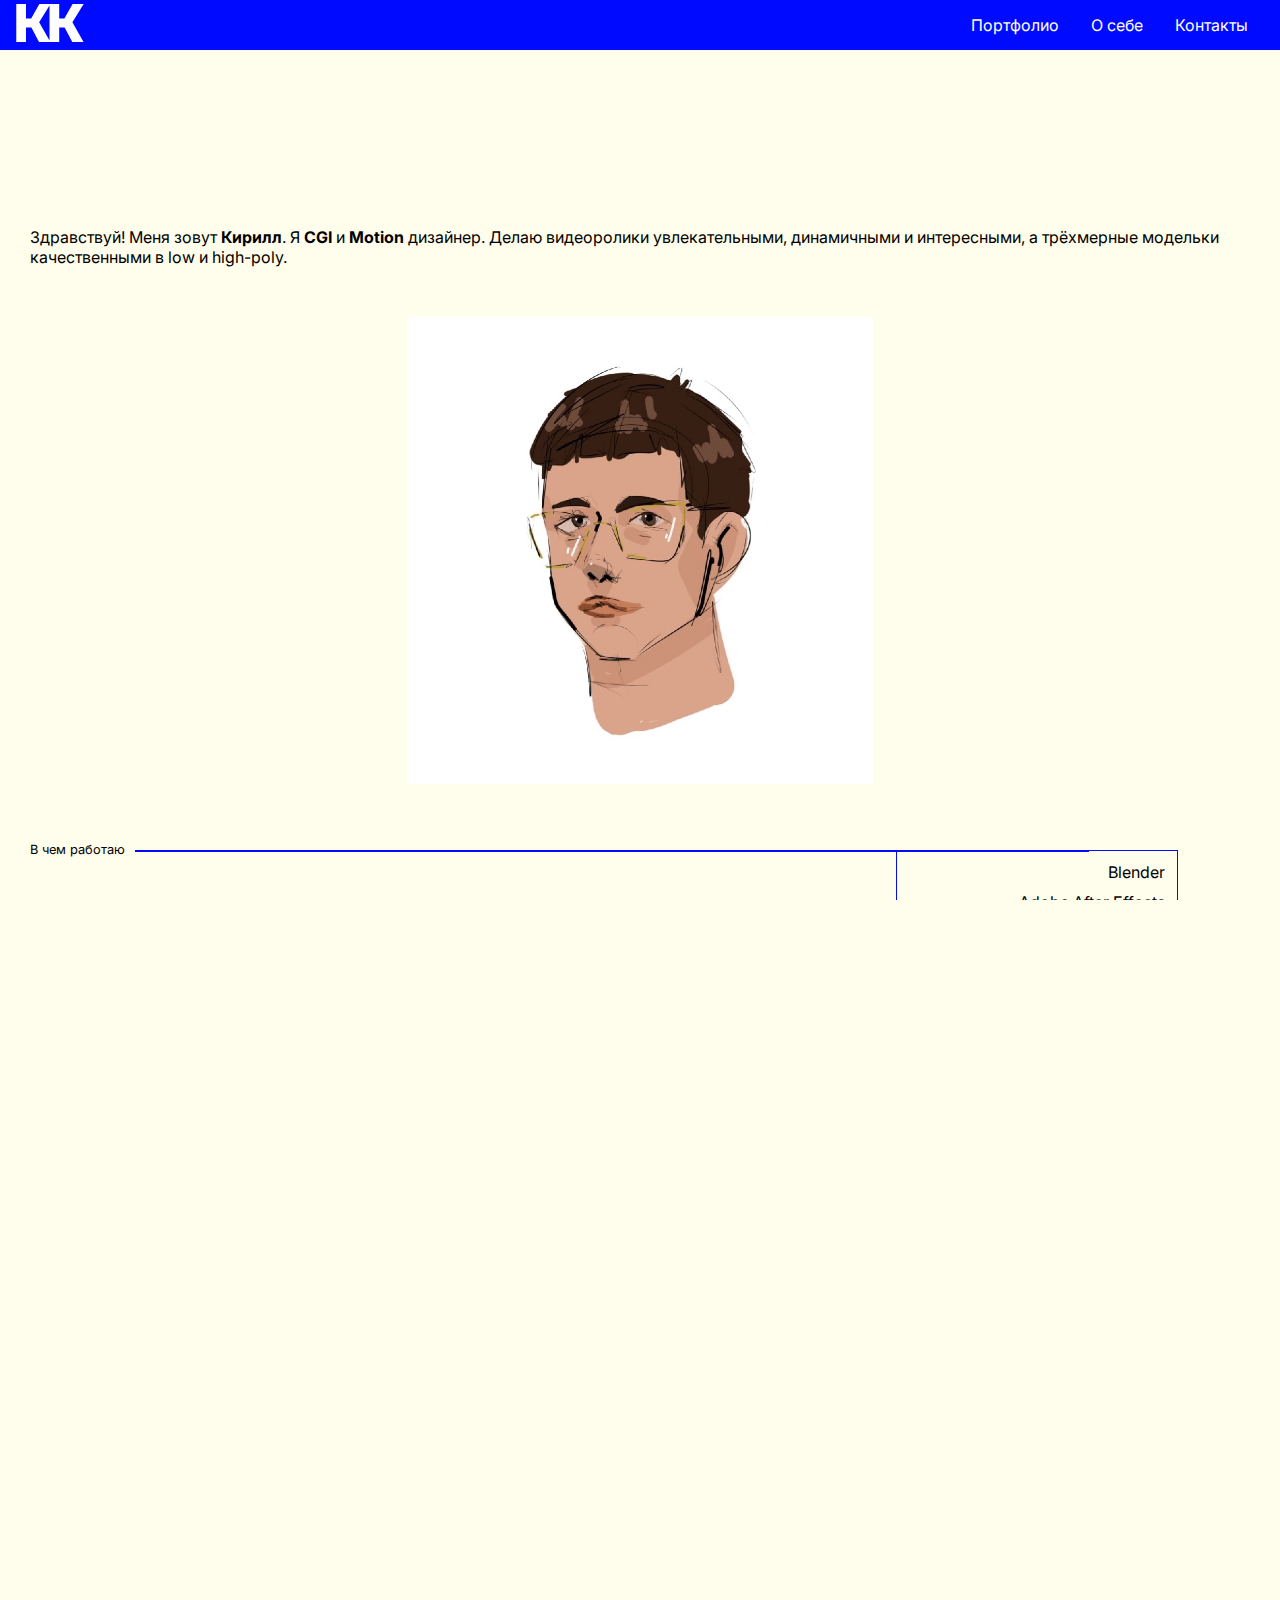
<file: about.html>
<!doctype html>
<html lang="ru">
<head>
  <meta charset="utf-8" />
  <title>About</title>
  <link rel="apple-touch-icon" sizes="180x180" href="img/for about/apple-touch-icon.png">
  <link rel="icon" type="image/png" sizes="32x32" href="img/for about/favicon-32x32.png">
  <link rel="icon" type="image/png" sizes="16x16" href="img/for about/favicon-16x16.png">
  <link rel="manifest" href="img/for about/site.webmanifest">
  <link rel="stylesheet" href="style.css"/>
  <link rel="stylesheet" href="https://cdnjs.cloudflare.com/ajax/libs/font-awesome/4.7.0/css/font-awesome.min.css">
</head>
<body>
<meta name="viewport" content="width=device-width, initial-scale=1">
<section class="topnav">
  <div>
    <a href="index.html">
      <svg width="68" height="38" viewBox="0 0 501 282" fill="white" xmlns="http://www.w3.org/2000/svg">
        <path fill="white" fill-rule="evenodd" clip-rule="evenodd" d="M72.1836 281.525V174.568H112.342L169.201 281.525H246.936H252.699H318.903V174.568H359.062L415.921 281.525H499.419L416.716 134.806L500.214 0.0159912H418.306L357.472 108.166H318.903V0.0159912H253.495H246.936H171.587L110.752 108.166H72.1836V0.0159912H0.21582V281.525H72.1836ZM246.936 10.6043L169.996 134.806L246.936 271.3V10.6043Z" fill="black"/>
      </svg>
    </a>
  </div>
  <input id="menu-toggle" type="checkbox" />
  <label class='menu-button-container' for="menu-toggle">
  <div class='menu-button'></div>
</label>
  <ul class="menu">
    <li><a href="portfolio.html">Портфолио</a></li>
    <li><a href="about.html">О себе</a></li>
    <li><a href="contacts.html">Контакты</a></li>
  </ul>
</section>
<div class="marquee" style="margin-top: 100px;"><span>О себе</span></div>
<div class="aboutmetext"><h1>Здравствуй! Меня зовут <b>Кирилл</b>. Я <b>CGI</b> и <b>Motion</b> дизайнер. Делаю видеоролики увлекательными, динамичными и интересными, а трёхмерные модельки качественными в low и high-poly.</h1></div>
<div class="aboutmephoto"><img src="img/for about/me.jpg"></div>
<div class="aboutmetools"><h1>В чем работаю</h1></div>
<div class="aboutmetoolsdescription">
    <div class="aboutmetoolsdescriptionborder">
        <h1>Blender</h1>
        <h1>Adobe After Effects</h1>
        <h1>Adobe Premiere Pro</h1>
        <h1>Maya</h1>
        <h1>Figma</h1>
        <h1>И другие программы пакета Adobe</h1>
    </div>
</div>
<div class="aboutmeworks"><h1>Берусь за</h1></div>
<div class="aboutmeworksdescription">
    <div class="aboutmeworksdescriptionborder">
        <h1>Инфографику</h1>
        <h1>Рекламные видеоролики</h1>
        <h1>Анимация</h1>
        <h1>CGI</h1>
        <h1>Трехмерные модели и ассеты</h1>
        <h1>Короткометражные мультфильмы</h1>
    </div>
</div>
<div class="aboutmecontact">
    <h1>Достучаться до меня ты можешь <a href="contacts.html">тут</a></h1>
</div>

<br><br><br><br>
<footer>
<div class="footer">
<div class="row">
  <a href="https://vk.com/zxlzurabunnninibbqq"><i class="fa fa-vk"></i></a>
  <a href="https://t.me/zxlbbqq"><i class="fa fa-telegram"></i></a>
  <a href="https://instagram.com/zxlbbqq?igshid=OGQ5ZDc2ODk2ZA=="><i class="fa fa-instagram"></i></a>
  <a href="https://github.com/zxlbbqq?tab=repositories"><i class="fa fa-github"></i></a>
</div>

<div class="row">
Kuralov Kirill Copyright © 2024 - All rights reserved
</div>
<div class="row">
    Designed by Kuralov Kirill 
</div>
</div>
</footer>
<script src="script.js"></script>
</body>
</html>
</file>
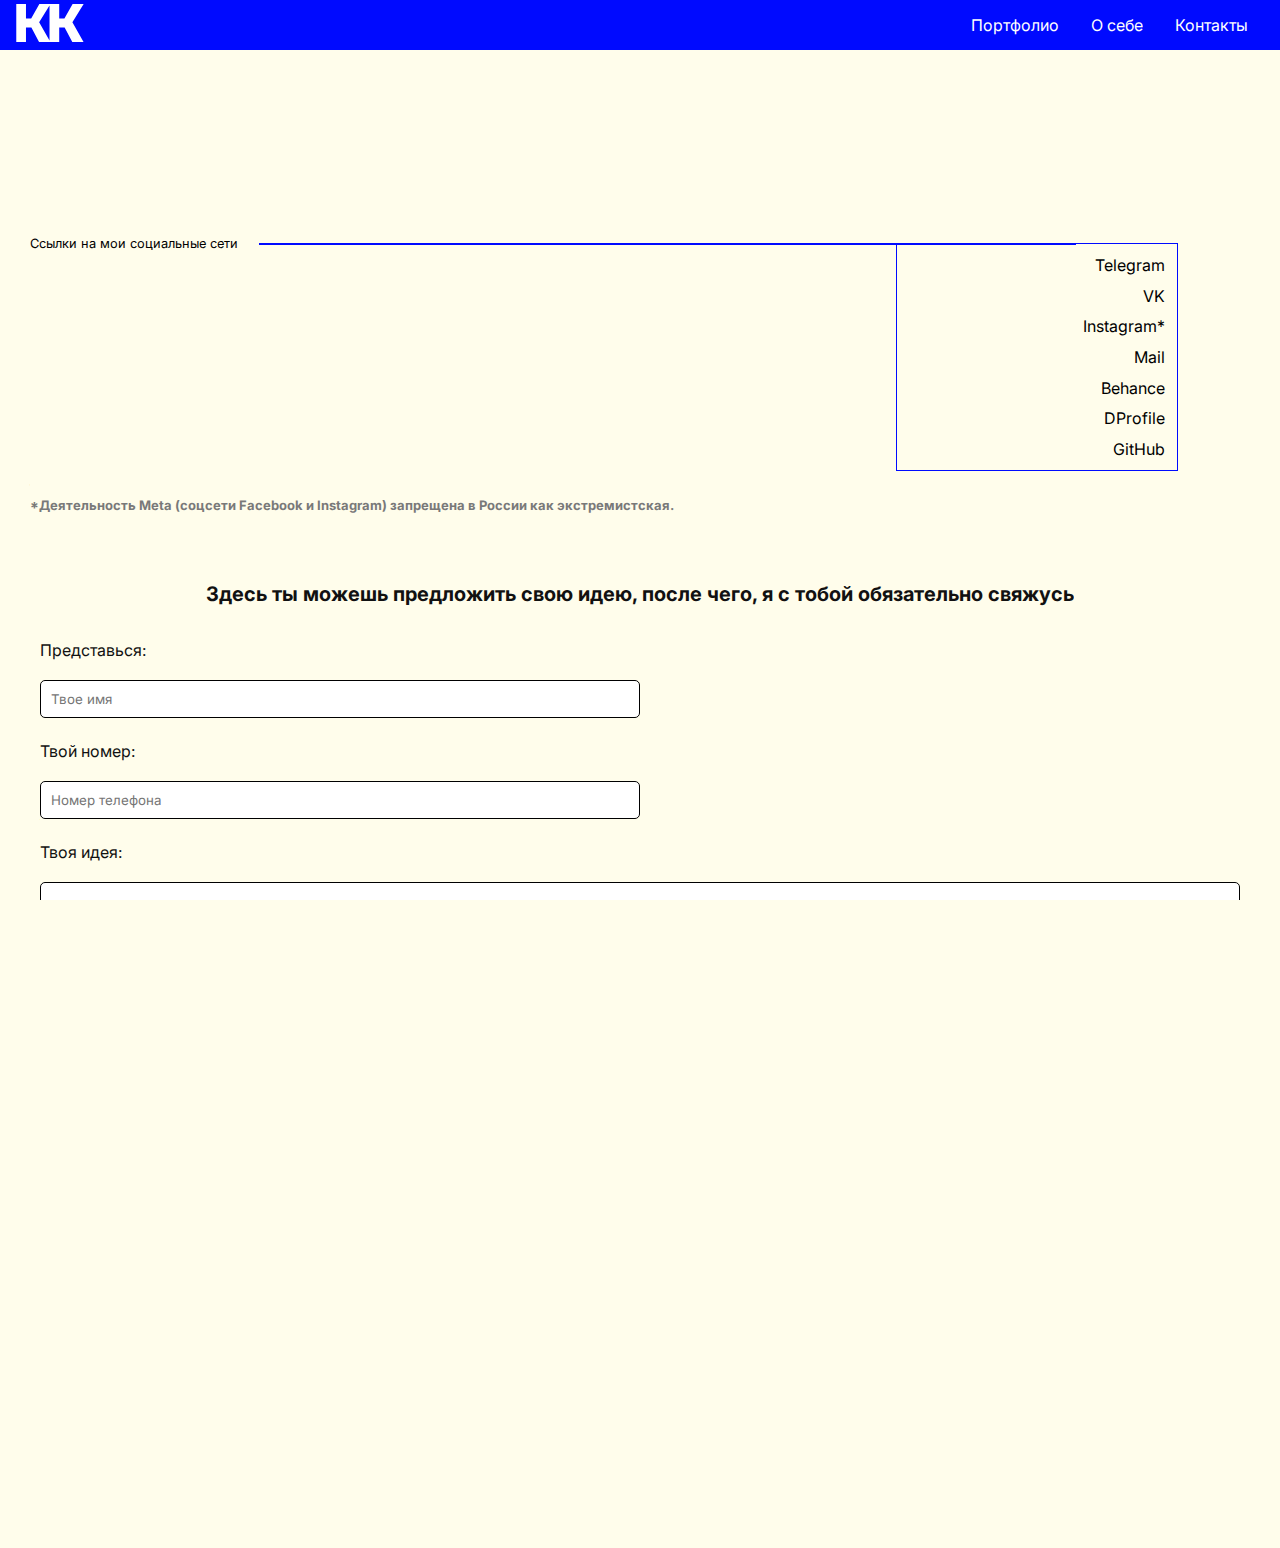
<file: contacts.html>
<!doctype html>
<html lang="ru">
<head>
  <meta charset="utf-8" />
  <title>Contacts</title>
  <link rel="apple-touch-icon" sizes="180x180" href="img/for about/apple-touch-icon.png">
  <link rel="icon" type="image/png" sizes="32x32" href="img/for about/favicon-32x32.png">
  <link rel="icon" type="image/png" sizes="16x16" href="img/for about/favicon-16x16.png">
  <link rel="manifest" href="img/for about/site.webmanifest">
  <link rel="stylesheet" href="style.css"/>
  <link rel="stylesheet" href="https://cdnjs.cloudflare.com/ajax/libs/font-awesome/4.7.0/css/font-awesome.min.css">
</head>
<body>
<meta name="viewport" content="width=device-width, initial-scale=1">
  <section class="topnav">
    <div>
      <a href="index.html">
        <svg width="68" height="38" viewBox="0 0 501 282" fill="white" xmlns="http://www.w3.org/2000/svg">
          <path fill="white" fill-rule="evenodd" clip-rule="evenodd" d="M72.1836 281.525V174.568H112.342L169.201 281.525H246.936H252.699H318.903V174.568H359.062L415.921 281.525H499.419L416.716 134.806L500.214 0.0159912H418.306L357.472 108.166H318.903V0.0159912H253.495H246.936H171.587L110.752 108.166H72.1836V0.0159912H0.21582V281.525H72.1836ZM246.936 10.6043L169.996 134.806L246.936 271.3V10.6043Z" fill="black"/>
        </svg>
      </a>
    </div>
    <input id="menu-toggle" type="checkbox" />
    <label class='menu-button-container' for="menu-toggle">
    <div class='menu-button'></div>
  </label>
    <ul class="menu">
      <li><a href="portfolio.html">Портфолио</a></li>
      <li><a href="about.html">О себе</a></li>
      <li><a href="contacts.html">Контакты</a></li>
    </ul>
  </section>

  <div class="marquee" style="margin-top: 100px;"><span>Контакты</span></div>
  <div class="contactssocialmedia"><h1>Ссылки на мои социальные сети</h1></div>
  <div class="contactssocialmediadescription">
      <div class="contactssocialmediadescriptionborder">
          <h1><a href="https://t.me/zxlbbqq">Telegram</a></h1>
          <h1><a href="https://vk.com/zxlzurabunnninibbqq">VK</a></h1>
          <h1><a href="https://instagram.com/zxlbbqq?igshid=OGQ5ZDc2ODk2ZA==">Instagram*</a></h1>
          <h1><a href="mailto:zxlbbqq@mail.ru">Mail</a></h1>
          <h1><a href="https://www.behance.net/zxlbbqq">Behance</a></h1>
          <h1><a href="https://dprofile.ru/zxlbbqq">DProfile</a></h1>
          <h1><a href="https://github.com/zxlbbqq?tab=repositories">GitHub</a></h1>
      </div>
  </div>
  <div class="zapret"><h3>*Деятельность Meta (соцсети Facebook и Instagram) запрещена в России как экстремистская.</h3></div>


  <form method="post" class="form" id="feedback-form">
    <h2>Здесь ты можешь предложить свою идею, после чего, я с тобой обязательно свяжусь</h2>
    <div class="formsvyaz"><h2>Представься:</h2></div>
    <input
      type="text"
      id="name"
      name="name"
      class="name"
      placeholder="Твое имя"
      required
    />
    <div class="formsvyaz"><h2>Твой номер:</h2></div>
    <input
      type="phone"
      id="phone"
      name="phone"
      class="phonenumber"
      placeholder="Номер телефона"
      required
    />
    <div class="formsvyaz"><h2>Твоя идея:</h2></div>
    <input
      type="text"
      id="name"
      name="message"
      class="idea"
      placeholder="Тут должна быть твоя идея"
      required
    />
    <div class="formsvyaz"><h2>Комментарий или пожелание:</h2></div>
    <input
      type="text"
      id="name"
      name="comment"
      class="comment"
      placeholder="Например то, в какой стилистике должна быть выполнена данная работа, или какой ты хочешь её увидеть"
      required
    />
  
    <div onclick="clearForm()" class="caseforbtn"><input type="submit" value="Отправить" class="btn"/></div>
  </form>

<br><br><br><br>
<footer>
<div class="footer">
<div class="row">
  <a href="https://vk.com/zxlzurabunnninibbqq"><i class="fa fa-vk"></i></a>
  <a href="https://t.me/zxlbbqq"><i class="fa fa-telegram"></i></a>
  <a href="https://instagram.com/zxlbbqq?igshid=OGQ5ZDc2ODk2ZA=="><i class="fa fa-instagram"></i></a>
  <a href="https://github.com/zxlbbqq?tab=repositories"><i class="fa fa-github"></i></a>
</div>

<div class="row">
Kuralov Kirill Copyright © 2024 - All rights reserved
</div>
<div class="row">
    Designed by Kuralov Kirill 
</div>
</div>
</footer>
<script src="script.js"></script>
</body>
</html>
</file>
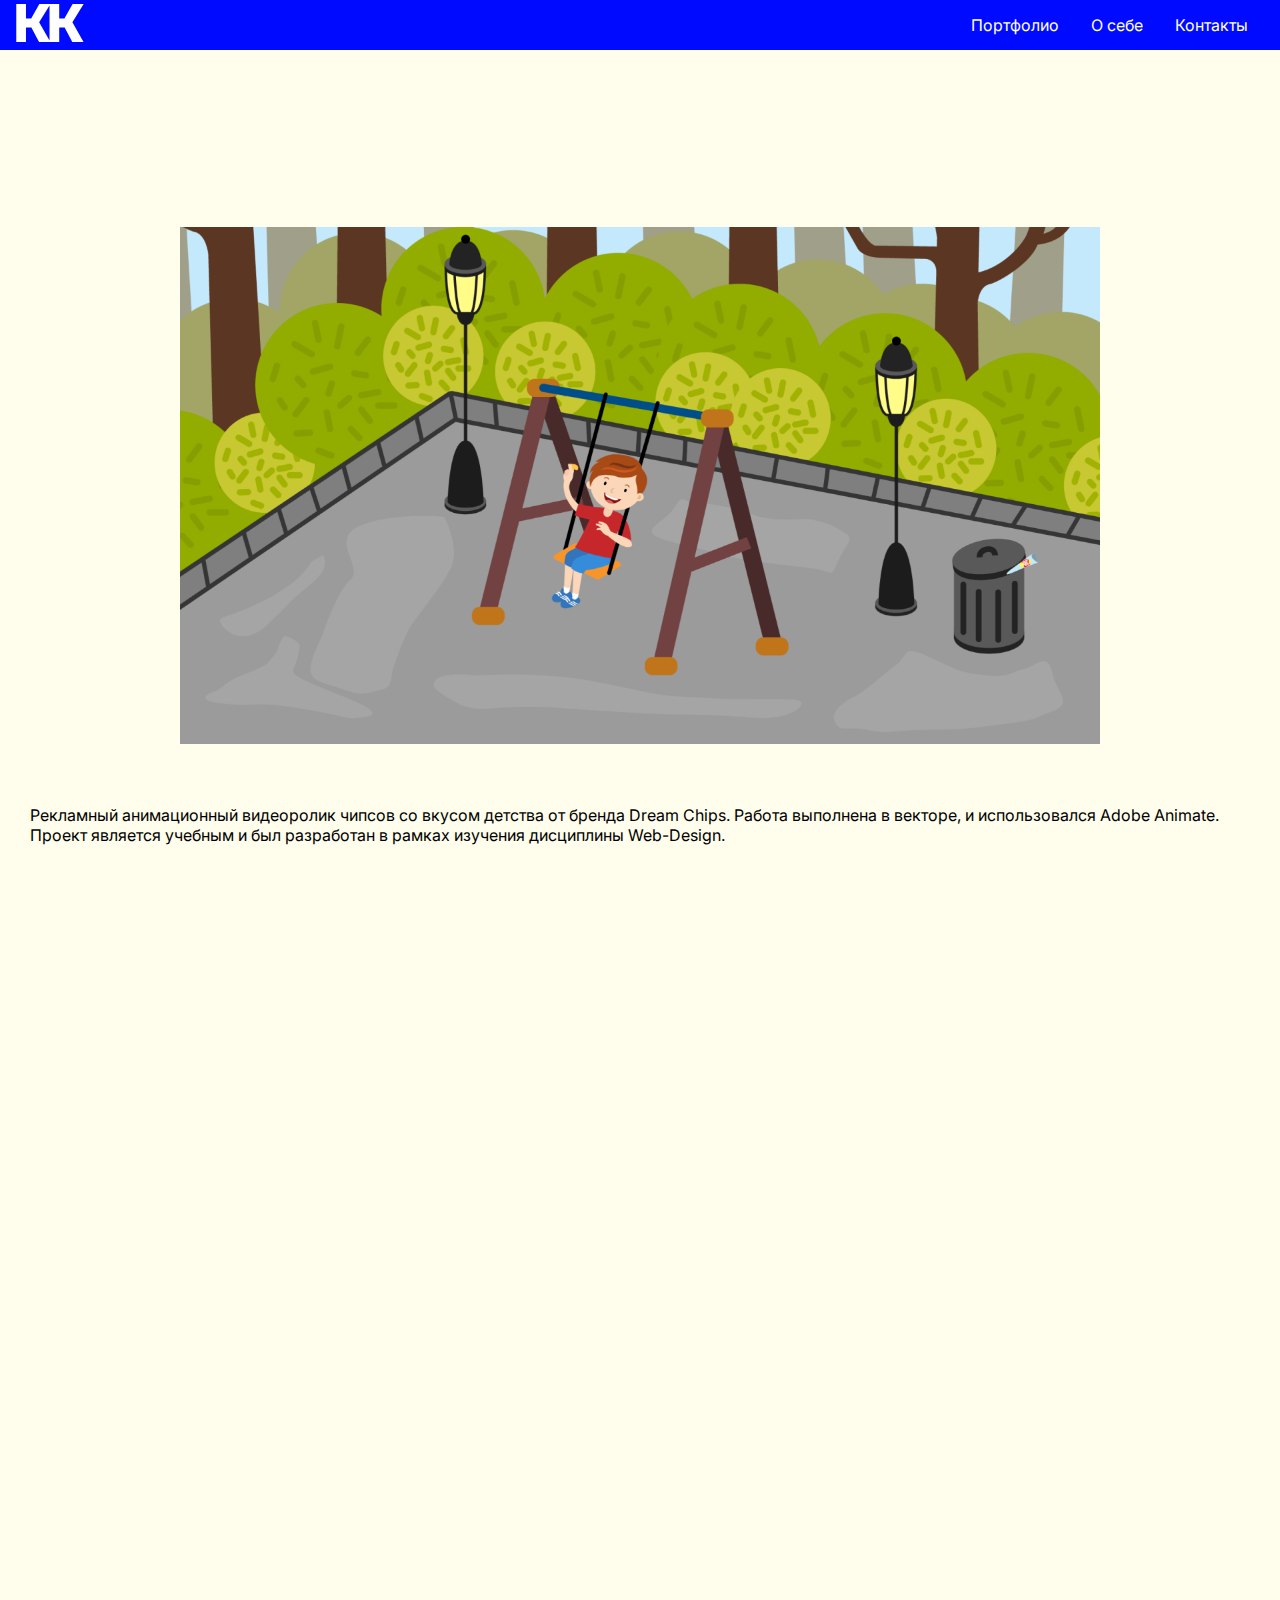
<file: Dream Chips.html>
<!doctype html>
<html lang="ru">
<head>
  <meta charset="utf-8" />
  <title>Dream Chips</title>
  <link rel="apple-touch-icon" sizes="180x180" href="img/for about/apple-touch-icon.png">
  <link rel="icon" type="image/png" sizes="32x32" href="img/for about/favicon-32x32.png">
  <link rel="icon" type="image/png" sizes="16x16" href="img/for about/favicon-16x16.png">
  <link rel="manifest" href="img/for about/site.webmanifest">
  <link rel="stylesheet" href="style.css"/>
  <link rel="stylesheet" href="https://cdnjs.cloudflare.com/ajax/libs/font-awesome/4.7.0/css/font-awesome.min.css">
</head>
<body>
<meta name="viewport" content="width=device-width, initial-scale=1">
<section class="topnav">
  <div>
    <a href="index.html">
      <svg width="68" height="38" viewBox="0 0 501 282" fill="white" xmlns="http://www.w3.org/2000/svg">
        <path fill="white" fill-rule="evenodd" clip-rule="evenodd" d="M72.1836 281.525V174.568H112.342L169.201 281.525H246.936H252.699H318.903V174.568H359.062L415.921 281.525H499.419L416.716 134.806L500.214 0.0159912H418.306L357.472 108.166H318.903V0.0159912H253.495H246.936H171.587L110.752 108.166H72.1836V0.0159912H0.21582V281.525H72.1836ZM246.936 10.6043L169.996 134.806L246.936 271.3V10.6043Z" fill="black"/>
      </svg>
    </a>
  </div>
  <input id="menu-toggle" type="checkbox" />
  <label class='menu-button-container' for="menu-toggle">
  <div class='menu-button'></div>
</label>
  <ul class="menu">
    <li><a href="portfolio.html">Портфолио</a></li>
    <li><a href="about.html">О себе</a></li>
    <li><a href="contacts.html">Контакты</a></li>
  </ul>
</section>
<div class="marquee" style="margin-top: 100px;"><span>Dream Chips</span></div>
<div class="mainimagecontainer">
  <div class="mainimage">
    <img src="img/Dream Chips/1.png">
  </div>
</div>
<div class="moreprojectdescription"><h1>Рекламный анимационный видеоролик чипсов со вкусом детства от бренда Dream Chips. Работа выполнена в векторе, и использовался Adobe Animate. Проект является учебным и был разработан в рамках изучения дисциплины Web-Design.</h1></div>
<div class="flexgridimages">
  <div class="imageprojectgrid">
    <div class="imageprojectone"> 
      <img src="img/Dream Chips/2.png">
    </div>
    <div class="imageprojecttwo"> 
      <img src="img/Dream Chips/3.png">
    </div>
    <div class="imageprojectthree"> 
      <img src="img/Dream Chips/4.png">
    </div>
    <div class="imageprojectfour"> 
      <img src="img/Dream Chips/5.png">
    </div>
  </div>
</div>
<div class="mpcontainer">
  <div class="moreprojecttools">
    <h1>В чем сделал</h1>
  </div>
    <div class="moreprojecttoolsdescription">
      <div class="moreprojecttoolsdescriptionborder">
          <h1>Photoshop</h1>
          <h1>Illustrator</h1>
          <h1>Adobe Animate</h1>
          <h1>Blender</h1>
          <h1>Figma</h1>
          <h1>Premiere Pro</h1>
      </div>
    </div>
</div>
<footer>
<div class="footer">
<div class="row">
  <a href="https://vk.com/zxlzurabunnninibbqq"><i class="fa fa-vk"></i></a>
  <a href="https://t.me/zxlbbqq"><i class="fa fa-telegram"></i></a>
  <a href="https://instagram.com/zxlbbqq?igshid=OGQ5ZDc2ODk2ZA=="><i class="fa fa-instagram"></i></a>
  <a href="https://github.com/zxlbbqq?tab=repositories"><i class="fa fa-github"></i></a>
</div>
<div class="row">
Kuralov Kirill Copyright © 2024 - All rights reserved
</div>
<div class="row">
    Designed by Kuralov Kirill 
</div>
</div>
</footer>
<script src="script.js"></script>
</body>
</html>
</file>
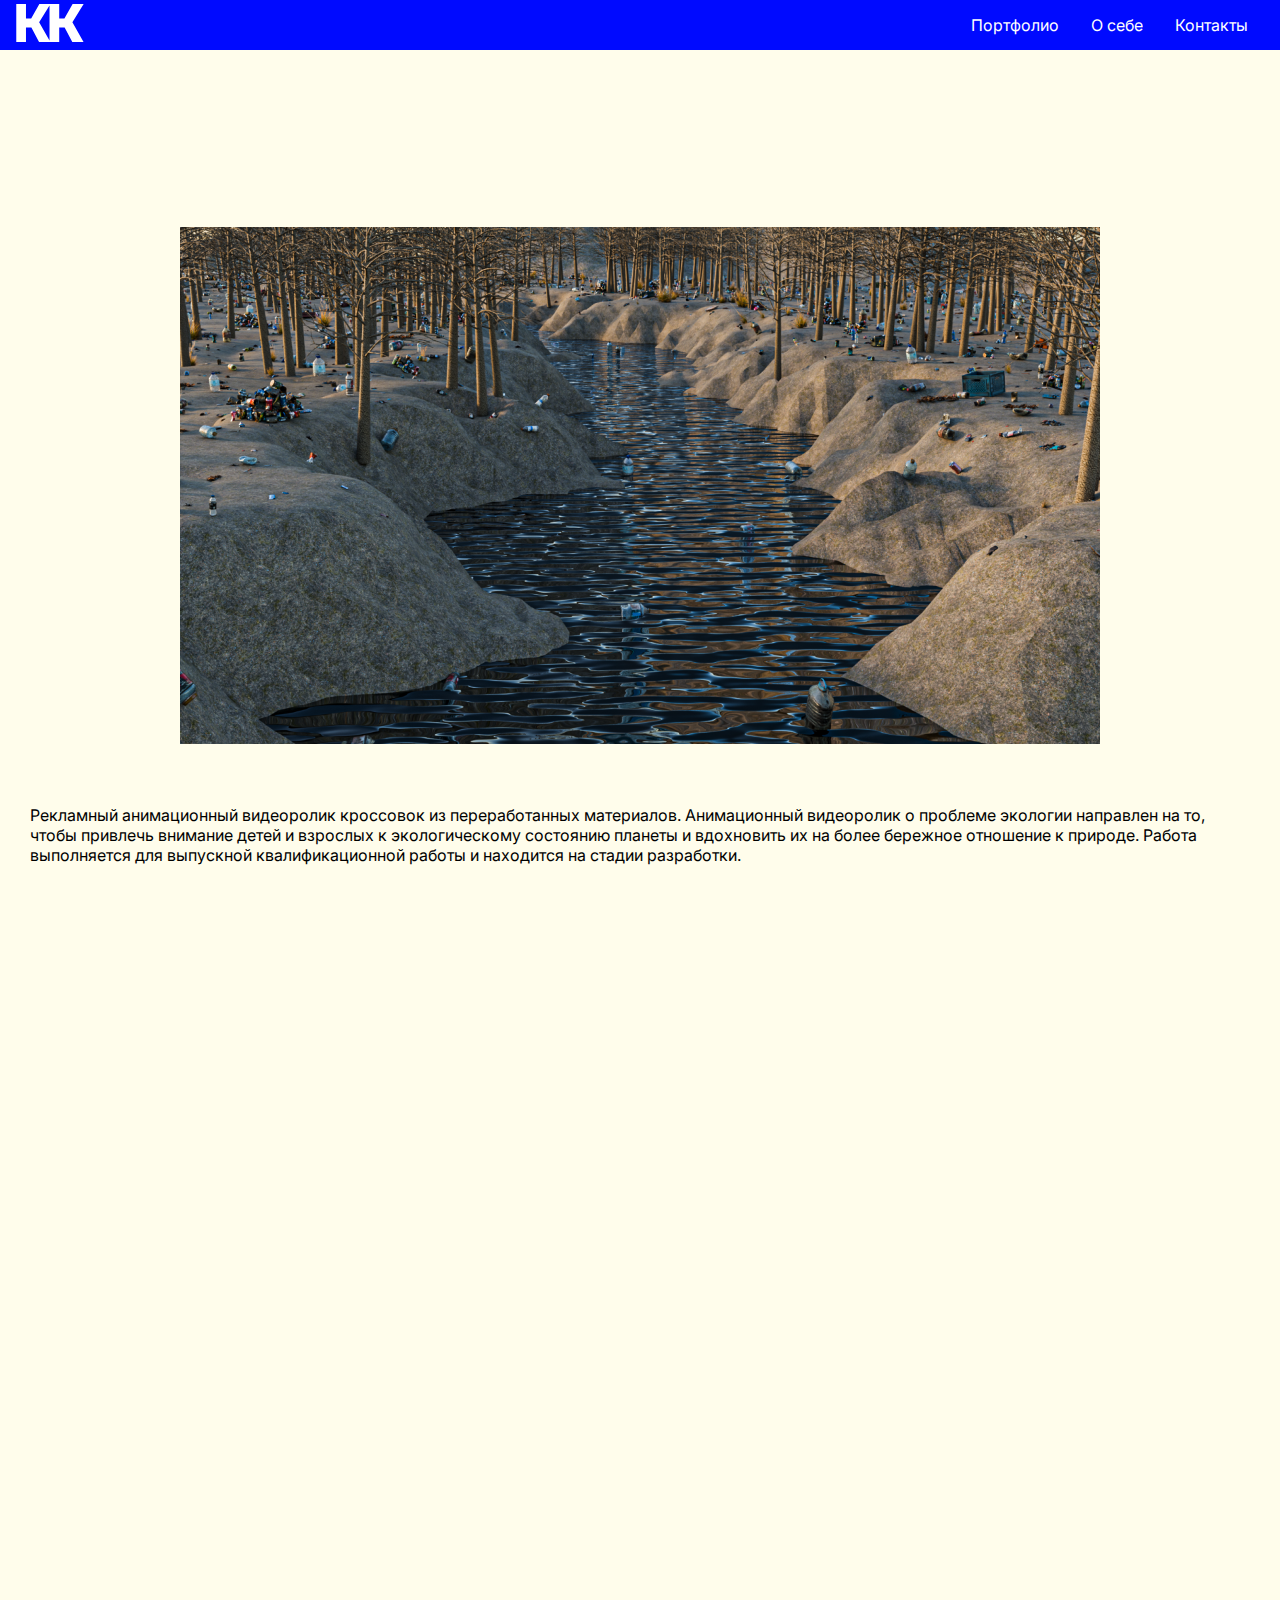
<file: Eco shoes.html>
<!doctype html>
<html lang="ru">
<head>
  <meta charset="utf-8" />
  <title>Рекламный видеоролик экологичных кроссовок</title>
  <link rel="apple-touch-icon" sizes="180x180" href="img/for about/apple-touch-icon.png">
  <link rel="icon" type="image/png" sizes="32x32" href="img/for about/favicon-32x32.png">
  <link rel="icon" type="image/png" sizes="16x16" href="img/for about/favicon-16x16.png">
  <link rel="manifest" href="img/for about/site.webmanifest">
  <link rel="stylesheet" href="style.css"/>
  <link rel="stylesheet" href="https://cdnjs.cloudflare.com/ajax/libs/font-awesome/4.7.0/css/font-awesome.min.css">
</head>
<body>
<meta name="viewport" content="width=device-width, initial-scale=1">
<section class="topnav">
  <div>
    <a href="index.html">
      <svg width="68" height="38" viewBox="0 0 501 282" fill="white" xmlns="http://www.w3.org/2000/svg">
        <path fill="white" fill-rule="evenodd" clip-rule="evenodd" d="M72.1836 281.525V174.568H112.342L169.201 281.525H246.936H252.699H318.903V174.568H359.062L415.921 281.525H499.419L416.716 134.806L500.214 0.0159912H418.306L357.472 108.166H318.903V0.0159912H253.495H246.936H171.587L110.752 108.166H72.1836V0.0159912H0.21582V281.525H72.1836ZM246.936 10.6043L169.996 134.806L246.936 271.3V10.6043Z" fill="black"/>
      </svg>
    </a>
  </div>
  <input id="menu-toggle" type="checkbox" />
  <label class='menu-button-container' for="menu-toggle">
  <div class='menu-button'></div>
</label>
  <ul class="menu">
    <li><a href="portfolio.html">Портфолио</a></li>
    <li><a href="about.html">О себе</a></li>
    <li><a href="contacts.html">Контакты</a></li>
  </ul>
</section>
<div class="marquee" style="margin-top: 100px;"><span>Рекламный видеоролик экологичных кроссовок</span></div>
<div class="mainimagecontainer">
  <div class="mainimage">
    <img src="img/Eco shoes/1.png">
  </div>
</div>
<div class="moreprojectdescription"><h1>Рекламный анимационный видеоролик кроссовок из переработанных материалов. Анимационный видеоролик о проблеме экологии направлен на то, чтобы привлечь внимание детей и взрослых к экологическому состоянию планеты и вдохновить их на более бережное отношение к природе. Работа выполняется для выпускной квалификационной работы и находится на стадии разработки.</h1></div>
<div class="flexgridimages">
  <div class="imageprojectgrid">
    <div class="imageprojectone"> 
      <img src="img/Eco shoes/2.png">
    </div>
    <div class="imageprojecttwo"> 
      <img src="img/Eco shoes/3.png">
    </div>
    <div class="imageprojectthree"> 
      <img src="img/Eco shoes/4.png">
    </div>
    <div class="imageprojectfour"> 
      <img src="img/Eco shoes/5.png">
    </div>
  </div>
</div>
<div class="mpcontainer">
  <div class="moreprojecttools">
    <h1>В чем сделал</h1>
  </div>
    <div class="moreprojecttoolsdescription">
      <div class="moreprojecttoolsdescriptionborder">
          <h1>Photoshop</h1>
          <h1>Illustrator</h1>
          <h1>After Effects</h1>
          <h1>Blender</h1>
          <h1>Figma</h1>
          <h1>Premiere Pro</h1>
      </div>
    </div>
</div>
<footer>
<div class="footer">
<div class="row">
  <a href="https://vk.com/zxlzurabunnninibbqq"><i class="fa fa-vk"></i></a>
  <a href="https://t.me/zxlbbqq"><i class="fa fa-telegram"></i></a>
  <a href="https://instagram.com/zxlbbqq?igshid=OGQ5ZDc2ODk2ZA=="><i class="fa fa-instagram"></i></a>
  <a href="https://github.com/zxlbbqq?tab=repositories"><i class="fa fa-github"></i></a>
</div>
<div class="row">
Kuralov Kirill Copyright © 2024 - All rights reserved
</div>
<div class="row">
    Designed by Kuralov Kirill 
</div>
</div>
</footer>
<script src="script.js"></script>
</body>
</html>
</file>
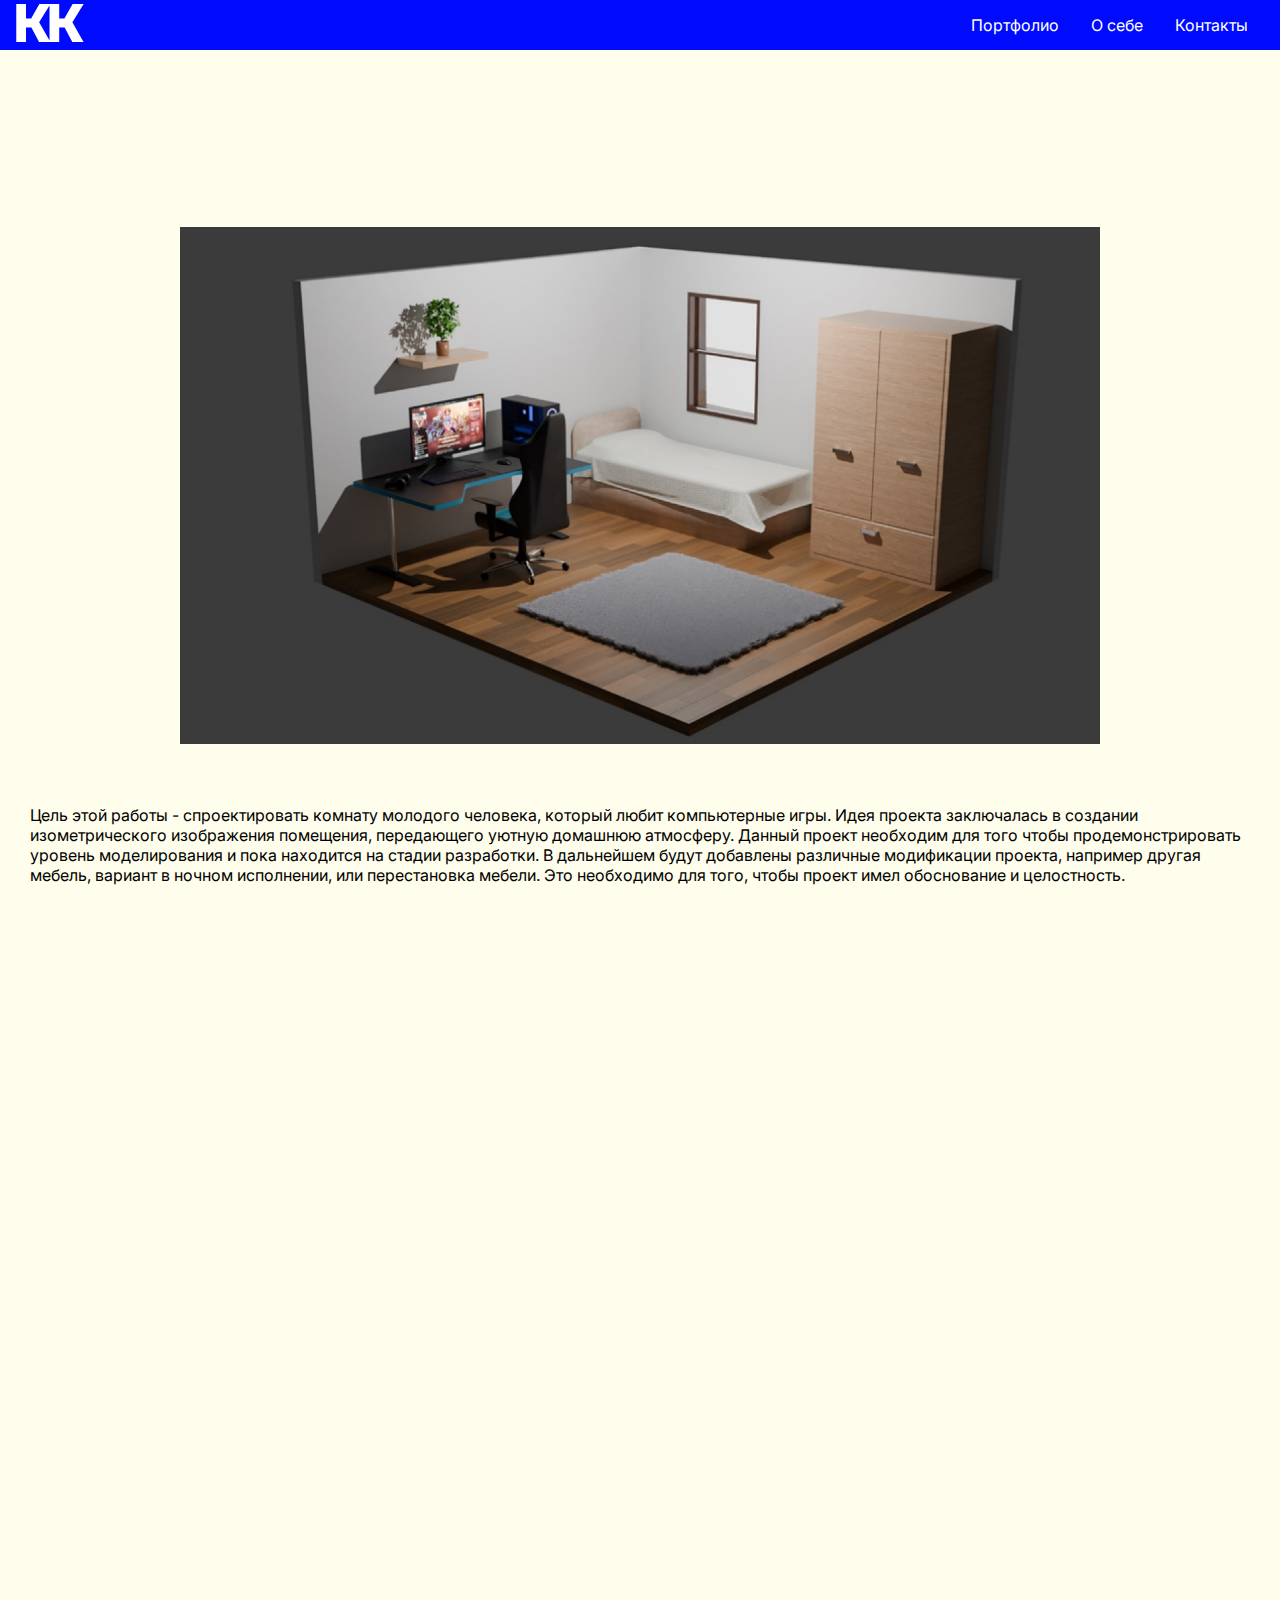
<file: Gamer Boy's Room.html>
<!doctype html>
<html lang="ru">
<head>
  <meta charset="utf-8" />
  <title>Gamer Boy's Room</title>
  <link rel="apple-touch-icon" sizes="180x180" href="img/for about/apple-touch-icon.png">
  <link rel="icon" type="image/png" sizes="32x32" href="img/for about/favicon-32x32.png">
  <link rel="icon" type="image/png" sizes="16x16" href="img/for about/favicon-16x16.png">
  <link rel="manifest" href="img/for about/site.webmanifest">
  <link rel="stylesheet" href="style.css"/>
  <link rel="stylesheet" href="https://cdnjs.cloudflare.com/ajax/libs/font-awesome/4.7.0/css/font-awesome.min.css">
</head>
<body>
<meta name="viewport" content="width=device-width, initial-scale=1">
<section class="topnav">
  <div>
    <a href="index.html">
      <svg width="68" height="38" viewBox="0 0 501 282" fill="white" xmlns="http://www.w3.org/2000/svg">
        <path fill="white" fill-rule="evenodd" clip-rule="evenodd" d="M72.1836 281.525V174.568H112.342L169.201 281.525H246.936H252.699H318.903V174.568H359.062L415.921 281.525H499.419L416.716 134.806L500.214 0.0159912H418.306L357.472 108.166H318.903V0.0159912H253.495H246.936H171.587L110.752 108.166H72.1836V0.0159912H0.21582V281.525H72.1836ZM246.936 10.6043L169.996 134.806L246.936 271.3V10.6043Z" fill="black"/>
      </svg>
    </a>
  </div>
  <input id="menu-toggle" type="checkbox" />
  <label class='menu-button-container' for="menu-toggle">
  <div class='menu-button'></div>
</label>
  <ul class="menu">
    <li><a href="portfolio.html">Портфолио</a></li>
    <li><a href="about.html">О себе</a></li>
    <li><a href="contacts.html">Контакты</a></li>
  </ul>
</section>
<div class="marquee" style="margin-top: 100px;"><span>Gamer Boy's Room</span></div>
<div class="mainimagecontainer">
  <div class="mainimage">
    <img src="img/Gamer Boy's Room/1.png">
  </div>
</div>
<div class="moreprojectdescription"><h1>Цель этой работы - спроектировать комнату молодого человека, который любит компьютерные игры. Идея проекта заключалась в создании изометрического изображения помещения, передающего уютную домашнюю атмосферу. Данный проект необходим для того чтобы продемонстрировать уровень моделирования и пока находится на стадии разработки. В дальнейшем будут добавлены различные модификации проекта, например другая мебель, вариант в ночном исполнении, или перестановка мебели. Это необходимо для того, чтобы проект имел обоснование и целостность.</h1></div>
<div class="flexgridimages">
  <div class="imageprojectgrid">
    <div class="imageprojectone"> 
      <img src="img/Gamer Boy's Room/2.png">
    </div>
    <div class="imageprojecttwo"> 
      <img src="img/Gamer Boy's Room/3.png">
    </div>
    <div class="imageprojectthree"> 
      <img src="img/Gamer Boy's Room/4.png">
    </div>
    <div class="imageprojectfour"> 
      <img src="img/Gamer Boy's Room/5.png">
    </div>
  </div>
</div>
<div class="mpcontainer">
  <div class="moreprojecttools">
    <h1>В чем сделал</h1>
  </div>
    <div class="moreprojecttoolsdescription">
      <div class="moreprojecttoolsdescriptionborder">
          <h1>Photoshop</h1>
          <h1>Illustrator</h1>
          <h1>After Effects</h1>
          <h1>Blender</h1>
          <h1>Figma</h1>
          <h1>Premiere Pro</h1>
      </div>
    </div>
</div>
<footer>
<div class="footer">
<div class="row">
  <a href="https://vk.com/zxlzurabunnninibbqq"><i class="fa fa-vk"></i></a>
  <a href="https://t.me/zxlbbqq"><i class="fa fa-telegram"></i></a>
  <a href="https://instagram.com/zxlbbqq?igshid=OGQ5ZDc2ODk2ZA=="><i class="fa fa-instagram"></i></a>
  <a href="https://github.com/zxlbbqq?tab=repositories"><i class="fa fa-github"></i></a>
</div>
<div class="row">
Kuralov Kirill Copyright © 2024 - All rights reserved
</div>
<div class="row">
    Designed by Kuralov Kirill 
</div>
</div>
</footer>
<script src="script.js"></script>
</body>
</html>
</file>
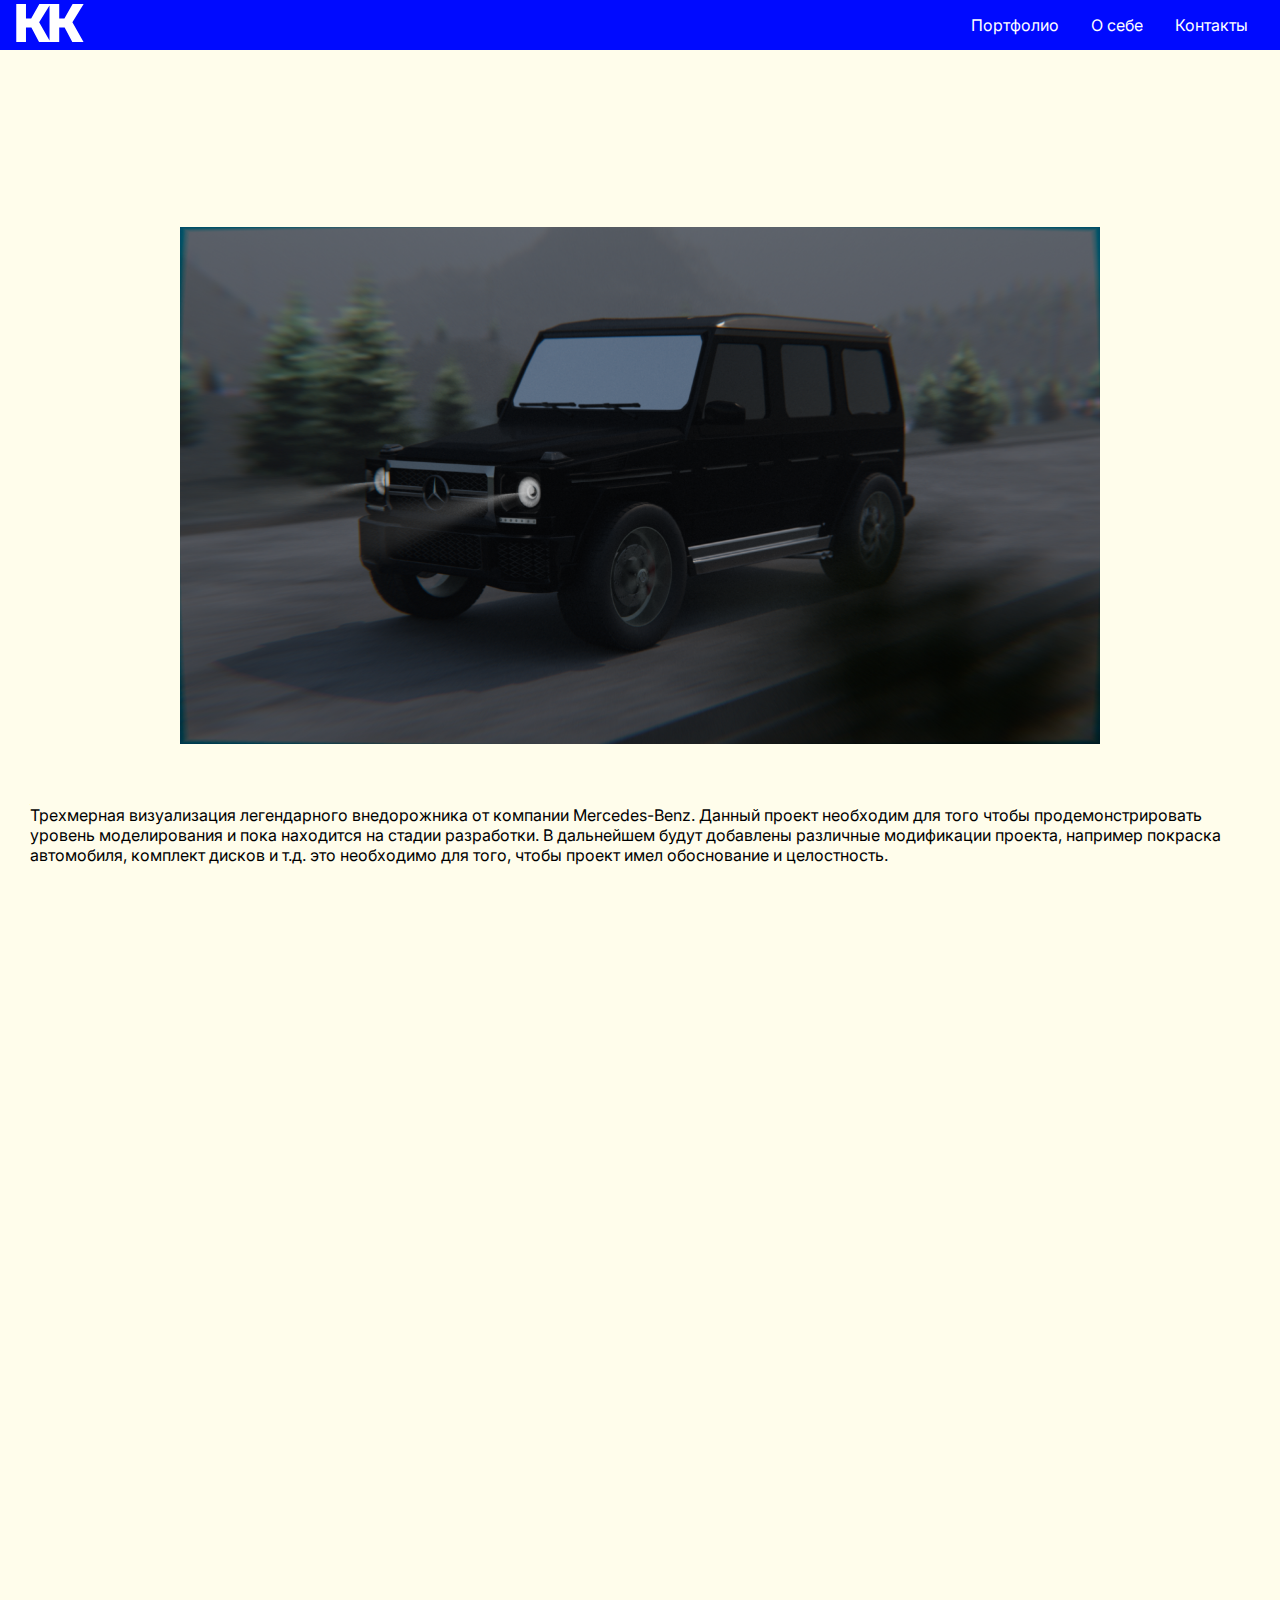
<file: Mercedes-Benz G-Class.html>
<!doctype html>
<html lang="ru">
<head>
  <meta charset="utf-8" />
  <title>Mercedes-Benz G-Class</title>
  <link rel="apple-touch-icon" sizes="180x180" href="img/for about/apple-touch-icon.png">
  <link rel="icon" type="image/png" sizes="32x32" href="img/for about/favicon-32x32.png">
  <link rel="icon" type="image/png" sizes="16x16" href="img/for about/favicon-16x16.png">
  <link rel="manifest" href="img/for about/site.webmanifest">
  <link rel="stylesheet" href="style.css"/>
  <link rel="stylesheet" href="https://cdnjs.cloudflare.com/ajax/libs/font-awesome/4.7.0/css/font-awesome.min.css">
</head>
<body>
<meta name="viewport" content="width=device-width, initial-scale=1">
<section class="topnav">
  <div>
    <a href="index.html">
      <svg width="68" height="38" viewBox="0 0 501 282" fill="white" xmlns="http://www.w3.org/2000/svg">
        <path fill="white" fill-rule="evenodd" clip-rule="evenodd" d="M72.1836 281.525V174.568H112.342L169.201 281.525H246.936H252.699H318.903V174.568H359.062L415.921 281.525H499.419L416.716 134.806L500.214 0.0159912H418.306L357.472 108.166H318.903V0.0159912H253.495H246.936H171.587L110.752 108.166H72.1836V0.0159912H0.21582V281.525H72.1836ZM246.936 10.6043L169.996 134.806L246.936 271.3V10.6043Z" fill="black"/>
      </svg>
    </a>
  </div>
  <input id="menu-toggle" type="checkbox" />
  <label class='menu-button-container' for="menu-toggle">
  <div class='menu-button'></div>
</label>
  <ul class="menu">
    <li><a href="portfolio.html">Портфолио</a></li>
    <li><a href="about.html">О себе</a></li>
    <li><a href="contacts.html">Контакты</a></li>
  </ul>
</section>
<div class="marquee" style="margin-top: 100px;"><span>Mercedes-Benz G-Class</span></div>
<div class="mainimagecontainer">
  <div class="mainimage">
    <img src="img/Mercedes-Benz G-Class/1.png">
  </div>
</div>
<div class="moreprojectdescription"><h1>Трехмерная визуализация легендарного внедорожника от компании Mercedes-Benz. Данный проект необходим для того чтобы продемонстрировать уровень моделирования и пока находится на стадии разработки. В дальнейшем будут добавлены различные модификации проекта, например покраска автомобиля, комплект дисков и т.д. это необходимо для того, чтобы проект имел обоснование и целостность.</h1></div>
<div class="flexgridimages">
  <div class="imageprojectgrid">
    <div class="imageprojectone"> 
      <img src="img/Mercedes-Benz G-Class/2.png">
    </div>
    <div class="imageprojecttwo"> 
      <img src="img/Mercedes-Benz G-Class/3.png">
    </div>
    <div class="imageprojectthree"> 
      <img src="img/Mercedes-Benz G-Class/4.png">
    </div>
    <div class="imageprojectfour"> 
      <img src="img/Mercedes-Benz G-Class/5.png">
    </div>
  </div>
</div>
<div class="mpcontainer">
  <div class="moreprojecttools">
    <h1>В чем сделал</h1>
  </div>
    <div class="moreprojecttoolsdescription">
      <div class="moreprojecttoolsdescriptionborder">
          <h1>Blender</h1>
          <h1>Adobe After Effects</h1>
          <h1>Adobe Premiere Pro</h1>
          <h1>Figma</h1>
          <h1>Photoshop</h1>
          <h1>Illustrator</h1>
      </div>
    </div>
</div>
<footer>
<div class="footer">
<div class="row">
  <a href="https://vk.com/zxlzurabunnninibbqq"><i class="fa fa-vk"></i></a>
  <a href="https://t.me/zxlbbqq"><i class="fa fa-telegram"></i></a>
  <a href="https://instagram.com/zxlbbqq?igshid=OGQ5ZDc2ODk2ZA=="><i class="fa fa-instagram"></i></a>
  <a href="https://github.com/zxlbbqq?tab=repositories"><i class="fa fa-github"></i></a>
</div>
<div class="row">
Kuralov Kirill Copyright © 2024 - All rights reserved
</div>
<div class="row">
    Designed by Kuralov Kirill 
</div>
</div>
</footer>
<script src="script.js"></script>
</body>
</html>
</file>
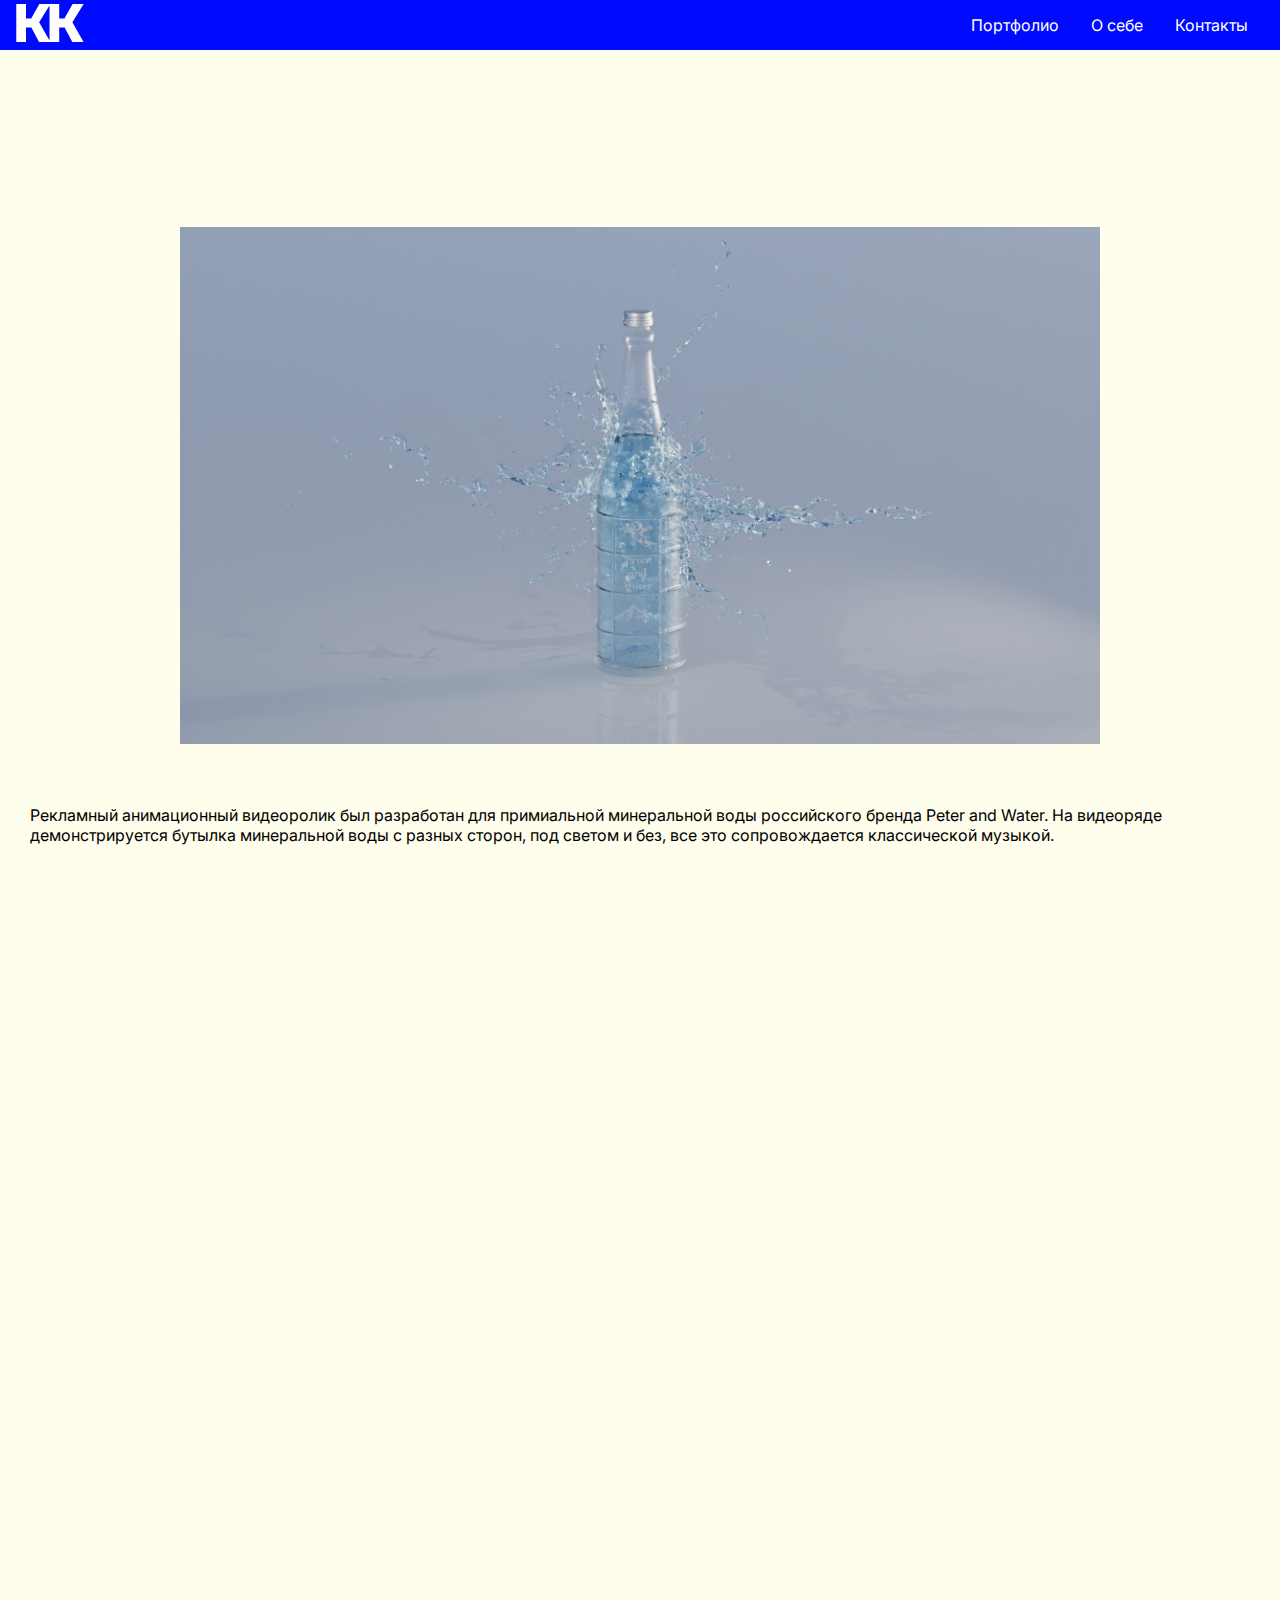
<file: Peter and Water.html>
<!doctype html>
<html lang="ru">
<head>
  <meta charset="utf-8" />
  <title>Peter and Water</title>
  <link rel="apple-touch-icon" sizes="180x180" href="img/for about/apple-touch-icon.png">
  <link rel="icon" type="image/png" sizes="32x32" href="img/for about/favicon-32x32.png">
  <link rel="icon" type="image/png" sizes="16x16" href="img/for about/favicon-16x16.png">
  <link rel="manifest" href="img/for about/site.webmanifest">
  <link rel="stylesheet" href="style.css"/>
  <link rel="stylesheet" href="https://cdnjs.cloudflare.com/ajax/libs/font-awesome/4.7.0/css/font-awesome.min.css">
</head>
<body>
<meta name="viewport" content="width=device-width, initial-scale=1">
<section class="topnav">
  <div>
    <a href="index.html">
      <svg width="68" height="38" viewBox="0 0 501 282" fill="white" xmlns="http://www.w3.org/2000/svg">
        <path fill="white" fill-rule="evenodd" clip-rule="evenodd" d="M72.1836 281.525V174.568H112.342L169.201 281.525H246.936H252.699H318.903V174.568H359.062L415.921 281.525H499.419L416.716 134.806L500.214 0.0159912H418.306L357.472 108.166H318.903V0.0159912H253.495H246.936H171.587L110.752 108.166H72.1836V0.0159912H0.21582V281.525H72.1836ZM246.936 10.6043L169.996 134.806L246.936 271.3V10.6043Z" fill="black"/>
      </svg>
    </a>
  </div>
  <input id="menu-toggle" type="checkbox" />
  <label class='menu-button-container' for="menu-toggle">
  <div class='menu-button'></div>
</label>
  <ul class="menu">
    <li><a href="portfolio.html">Портфолио</a></li>
    <li><a href="about.html">О себе</a></li>
    <li><a href="contacts.html">Контакты</a></li>
  </ul>
</section>
<div class="marquee" style="margin-top: 100px;"><span>Peter and Water</span></div>
<div class="mainimagecontainer">
  <div class="mainimage">
    <img src="img/Peter and Water/1.png">
  </div>
</div>
<div class="moreprojectdescription"><h1>Рекламный анимационный видеоролик был разработан для примиальной минеральной воды российского бренда Peter and Water. На видеоряде демонстрируется бутылка минеральной воды с разных сторон, под светом и без, все это сопровождается классической музыкой.</h1></div>
<div class="flexgridimages">
  <div class="imageprojectgrid">
    <div class="imageprojectone"> 
      <img src="img/Peter and Water/2.png">
    </div>
    <div class="imageprojecttwo"> 
      <img src="img/Peter and Water/3.png">
    </div>
    <div class="imageprojectthree"> 
      <img src="img/Peter and Water/4.png">
    </div>
    <div class="imageprojectfour"> 
      <img src="img/Peter and Water/5.png">
    </div>
  </div>
</div>
<div class="mpcontainer">
  <div class="moreprojecttools">
    <h1>В чем сделал</h1>
  </div>
    <div class="moreprojecttoolsdescription">
      <div class="moreprojecttoolsdescriptionborder">
          <h1>Blender</h1>
          <h1>Adobe After Effects</h1>
          <h1>Adobe Premiere Pro</h1>
          <h1>Figma</h1>
          <h1>Photoshop</h1>
          <h1>Illustrator</h1>
      </div>
    </div>
</div>
<footer>
<div class="footer">
<div class="row">
  <a href="https://vk.com/zxlzurabunnninibbqq"><i class="fa fa-vk"></i></a>
  <a href="https://t.me/zxlbbqq"><i class="fa fa-telegram"></i></a>
  <a href="https://instagram.com/zxlbbqq?igshid=OGQ5ZDc2ODk2ZA=="><i class="fa fa-instagram"></i></a>
  <a href="https://github.com/zxlbbqq?tab=repositories"><i class="fa fa-github"></i></a>
</div>
<div class="row">
Kuralov Kirill Copyright © 2024 - All rights reserved
</div>
<div class="row">
    Designed by Kuralov Kirill 
</div>
</div>
</footer>
<script src="script.js"></script>
</body>
</html>
</file>
<file: style.css>
@import url('https://fonts.googleapis.com/css2?family=Inter:slnt,wght@-10..0,100..900&display=swap');
h2 {
  vertical-align: center;
  text-align: center;
}
html, body {
  margin: 0;
  height: 100%;
  overflow-x: hidden;
  scrollbar-width: none;
  background-color: #FFFDEB;
}
.boxed-text {
    border: 2px solid currentColor;
    padding: 15px;
    margin-top: 20px;
}
* {
  font-family: "Inter", sans-serif;
  box-sizing: border-box;
}
.topnav {
  z-index: 10;
  position: absolute;
  display: flex;
  flex-direction: row;
  align-items: center;
  justify-content: space-between;
  background-color: #000AFF;
  color: #FFF;
  width: 100%;
  height: 50px;
  padding: 1em;
}
.menu {
  display: flex;
  flex-direction: row;
  list-style-type: none;
  margin: 0;
  padding: 0;
}
.menu > li {
  margin: 0 1rem;
  overflow: hidden;
}
.menu-button-container {
  display: none;
  height: 100%;
  width: 30px;
  cursor: pointer;
  flex-direction: column;
  justify-content: center;
  align-items: center;
}
#menu-toggle {
  display: none;
}
.menu-button,
.menu-button::before,
.menu-button::after {
  display: block;
  background-color: #fff;
  position: absolute;
  height: 4px;
  width: 30px;
  transition: transform 400ms cubic-bezier(0.23, 1, 0.32, 1);
  border-radius: 2px;
}
.menu-button::before {
  content: '';
  margin-top: -8px;
}
.menu-button::after {
  content: '';
  margin-top: 8px;
}
#menu-toggle:checked + .menu-button-container .menu-button::before {
  margin-top: 0px;
  transform: rotate(405deg);
}
#menu-toggle:checked + .menu-button-container .menu-button {
  background: rgba(255, 255, 255, 0);
}
#menu-toggle:checked + .menu-button-container .menu-button::after {
  margin-top: 0px;
  transform: rotate(-405deg);
}
@media (max-width: 700px) {
  .menu-button-container {
    display: flex;
  }
  .menu {
    position: absolute;
    top: 0;
    margin-top: 50px;
    left: 0;
    flex-direction: column;
    width: 100%;
    justify-content: center;
    align-items: center;
  }
  #menu-toggle ~ .menu li {
    height: 0;
    margin: 0;
    padding: 0;
    border: 0;
    transition: height 400ms cubic-bezier(0.23, 1, 0.32, 1);
  }
  #menu-toggle:checked ~ .menu li {
    border: 2px solid #000000;
    border-top: 0px;
    border-right: 0px;
    border-left: 0px;
    height: 2.5em;
    padding: 0.5em;
    transition: height 400ms cubic-bezier(0.23, 1, 0.32, 1);
    background-color: #FFFDEB;
  }
  .menu > li {
    display: flex;
    justify-content: center;
    margin: 0;
    padding: 0.5em 0;
    width: 100%;
    color: rgb(0, 0, 0);
    background-color: #ffffff;
  }
  li a{
    color: rgb(0, 0, 0);
  }
  li a:hover{
    color: rgb(189, 189, 189);
  }
  .menu > li:not(:last-child) {
    border-bottom: 1px solid #444;
  }
}
svg path{
  transition: 0.2s;
}
svg path:hover{
  transition: 0.2s;
  fill: rgb(255, 193, 136);
}
footer{
    padding: 30px 0px;
    font-family: "Inter", sans-serif;
    text-align: center;
}
.footer .row{
    width: 100%;
    margin: 1% 0%;
    padding: 0.6% 0%;
    color:rgb(0, 0, 0);
    font-size: 0.8em;
}
.footer .row a{
    text-decoration: none;
    color:rgb(0, 0, 0);
    transition: 0.5s;
}
.footer .row a:hover{
    color:#b1b1b1;
}
.footer .row ul{
    width: 100%;
}
.footer .row ul li{
    display: inline-block;
    margin: 0px 30px;
}
.footer .row a i{
    font-size: 2em;
    margin: 0% 1%;
}
@media (max-width:700px){
    .footer{
        text-align: center;
        padding: 5%;
    }
    .footer .row ul li{
        display: block;
        margin: 10px 0px;
        text-align: left;
    }
    .footer .row a i{
        margin: 0% 3%;
    }
}
@-webkit-keyframes scroll {
  0% {
      -webkit-transform: translate(0, 0);
      transform: translate(0, 0);
  }
  100% {
      -webkit-transform: translate(-100%, 0);
      transform: translate(-100%, 0)
  }
}
@-moz-keyframes scroll {
  0% {
      -moz-transform: translate(0, 0);
      transform: translate(0, 0);
  }
  100% {
      -moz-transform: translate(-100%, 0);
      transform: translate(-100%, 0)
  }
}
@keyframes scroll {
  0% {
      transform: translate(0, 0);
  }
  100% {
      transform: translate(-100%, 0)
  }
}
.marquee {
  margin-top: 80px;
  display: block;
  width: 100%;
  white-space: nowrap;
  overflow: hidden;
  font-weight: bold;
  font-size: 5vw;
  white-space: nowrap;
}
.marquee span {
  display: inline-block;
  padding-left: 100%;
  -webkit-animation: scroll 20s infinite linear;
  -moz-animation: scroll 20s infinite linear;
  animation: scroll 20s infinite linear;
}
@media (max-width:700px){
  .marquee span {
    -webkit-animation: scroll 10s infinite linear;
    -moz-animation: scroll 10s infinite linear;
    animation: scroll 10s infinite linear;
  }
}
.marquee2 {
  margin-top: 80px;
  display: block;
  width: 100%;
  white-space: nowrap;
  overflow: hidden;
  font-weight: bold;
  font-size: 96px;
  white-space: nowrap;
}
.marquee2 span {
  display: inline-block;
  padding-left: 100%;
  -webkit-animation: scroll 20s infinite linear;
  -moz-animation: scroll 20s infinite linear;
  animation: scroll 20s infinite linear;
}
@media (max-width:700px){
  .marquee2 span {
    -webkit-animation: scroll 10s infinite linear;
    -moz-animation: scroll 10s infinite linear;
    animation: scroll 10s infinite linear;
  }
  .marquee2 {
    margin-top: 80px;
    display: block;
    width: 100%;
    white-space: nowrap;
    overflow: hidden;
    font-weight: bold;
    font-size: 70px;
    white-space: nowrap;
  }
}
a{
  text-decoration: none;
  color: white;
  transition: 0.2s;
}
a:hover{
  color: rgb(255, 193, 136);
  transition: 0.2s;
}
.texthomepage{
  padding-left: 30px;
  padding-right: 30px;
}
.container {
  display: flex;
  flex-wrap: wrap;
  justify-content: space-between;
  margin-top: 80px;
  padding-left: 30px;
  padding-right: 30px;
}
.text1 {
  flex-basis: 48%;
  font-size: 24px;
}
.text2 {
  text-align: right;
  flex-basis: 48%;
  font-size: 16px;
}
.text3 {
  flex-basis: 48%;
  font-size: 16px;
}
.text4 {
  text-align: right;
  flex-basis: 48%;
  font-size: 16px;
}
.text1 h1{
  flex-basis: 48%;
  font-size: 24px;
}
.text2 h1{
  text-align: right;
  flex-basis: 48%;
  font-size: 16px;
}
.text3 h1{
  flex-basis: 48%;
  font-size: 16px;
}
.text4 h1{
  text-align: right;
  flex-basis: 48%;
  font-size: 16px;
}
.text3 a{
  text-decoration: none;
  color: #000AFF;
  transition: 0.2s;
}
.text3 a:hover{
  color: rgb(255, 193, 136);
  transition: 0.2s;
}
@media screen and (max-width: 700px) {
  .container {
    flex-direction: column;
    margin-top: 60px;
  }
  .container p{
    display: block;
    margin-block-start: 0em;
    margin-block-end: 0em;
    margin-inline-start: 0px;
    margin-inline-end: 0px;
    unicode-bidi: isolate;
  }
  .container h1{
    display: block;
    margin-block-start: 0em;
    margin-block-end: 0em;
    margin-inline-start: 0px;
    margin-inline-end: 0px;
    font-weight: bold;
    unicode-bidi: isolate;
  }
  .text1 {
    order: 1;
    text-align: left;
  }
  .text2 {
    margin-top: 40px;
    order: 2;
    text-align: left;
  }
  .text3 {
    margin-top: 140px;
    order: 4;
    text-align: center;
    padding-bottom: 127px;
  }
  .text4 {
    margin-top: 20px;
    order: 3;
    text-align: left;
  }
}
video {
  object-fit: cover;
  position: absolute;
  top: 0;
  left: 0;
  height: 18.229vw;
  width: 100%;
}
.video-wrapper {
  margin-top: 50px;
  border: none;
  width: 100%;
  height: 18.229vw;
  position: relative;
  overflow: hidden;
  text-align: center;
  display: flex;
  align-items: center;
  justify-content: center;
}
.togglecontainer{
  position: relative;
  display: flex;
  align-items: center;
  justify-content: center;
}
.toggle{
  position: relative;
  display: flex;
  align-items: center;
  justify-content: center;
  max-width: fit-content;
  border-bottom: 3px solid #000AFF;
}
.tab1 {  display: block;}
.tab2 {  display: none;}
input[type="radio"] {
  display: none;
  
}
label {
  display: inline-block;
  padding: 10px 20px;
  color: #000;
  cursor: pointer;
  transition: 0.1s;
}
input[type="radio"]:checked + label {
  background-color: #000AFF;
  color: #fff;
  transition: 0.1s;
}
.gridprojects {
  display: grid;
  grid-template-columns: repeat(2, 1fr);
  grid-template-rows: 1fr;
  grid-column-gap: 0px;
  grid-row-gap: 0px;
  }
.projectone { grid-area: 1 / 1 / 2 / 2; }
.projecttwo { grid-area: 1 / 2 / 2 / 3; }
@media screen and (max-width: 1400px) {
  .gridprojects {
    display: grid;
    grid-template-columns: 1fr;
    grid-template-rows: repeat(2, 1fr);
    grid-column-gap: 0px;
    grid-row-gap: 0px;
    }
  .projectone { grid-area: 1 / 1 / 2 / 2; }
  .projecttwo { grid-area: 2 / 1 / 3 / 2; }
}
.project-card {
  width: 685px;
  position: relative;
  margin: 50px auto;
  background: #fafafa;
}
.badge {
  position: absolute;
  left: 0;
  top: 20px;
  text-transform: uppercase;
  font-size: 13px;
  font-weight: 700;
  background: #000AFF;
  color: #ffffff;
  padding: 3px 10px;
}
.project-tumb {
  display: flex;
  align-items: center;
  justify-content: center;
  width: 685px;
  padding: 0px;
  background: #f0f0f0;
}
.project-tumb img {
  object-fit: cover;
  max-width: 100%;
  max-height: 100%;
}
.project-details {
  background-color: #FFFDEB;
  border-bottom: 2px solid #000AFF;
  border-left: 2px solid #000AFF;
  border-right: 2px solid #000AFF;
  padding: 30px;
}
.project-catagory {
  display: block;
  font-size: 12px;
  font-weight: 700;
  text-transform: uppercase;
  color: #797979;
  margin-bottom: 18px;
}
.project-details h2{
  font-size: 16px;
  font-weight: 400;
  line-height: 22px;
  margin-bottom: 5px;
  color: #000000;
  text-align: left;
}
.project-details h4 a {
  font-weight: 500;
  display: block;
  margin-bottom: 18px;
  text-transform: uppercase;
  color: #363636;
  text-decoration: none;
  transition: 0.3s;
}
.project-details h4 a:hover {
  color: rgb(255, 193, 136);;
}
.project-details p {
  font-size: 15px;
  line-height: 22px;
  margin-bottom: 5px;
  color: #797979;
}
.project-bottom-details {
  overflow: hidden;
  padding-top: 0;
}
.project-bottom-details div {
  float: left;
  width: 100%;
}
.project-price {
  font-size: 18px;
  color: rgb(255, 193, 136);;
  font-weight: 600;
}
.project-price small {
  font-size: 80%;
  font-weight: 400;
  text-decoration: line-through;
  display: inline-block;
  margin-right: 5px;
}
.project-links {
  text-align: right;
}
.project-links a {
  display: inline-block;
  margin-left: 5px;
  color: #e1e1e1;
  transition: 0.3s;
  font-size: 17px;
}
.project-links a:hover {
  color: rgb(255, 193, 136);;
}
button{
  width: 200px;
  height: 30px;
  background-color: #000AFF;
  color: white;
  font-weight: bold;
  font-size: 20px;
  border-radius: 5px;
  border: none;
}
button:hover{
  cursor: pointer;
  background-color: #000AFF;
  color: rgb(255, 193, 136);
  transition: 0.2s;
}
@media screen and (max-width: 700px) {
  .project-card {
    width: 60vw;
  }
  .project-tumb {
    width: 60vw;
  }
  .project-links a {
    font-size: 1vh;
  }
  button{
    width: 125px;
  }
}
.aboutmetext{
  margin-top: 50px;
  padding-left: 30px;
  padding-right: 30px;
}
.aboutmetext h1{
  font-size: 16px;
  font-weight: 400;
}
.aboutmephoto{
  margin-top: 50px;
  display: flex;
  align-items: center;
  justify-content: center;
}
.aboutmephoto img{
  width: 36.458vw;
  height: 36.458vw;
}
.aboutmetools{
  margin-top: 50px;
  padding-left: 30px;
  padding-right: 30px;
}
.aboutmetools h1{
  font-size: 1vw;
  font-weight: 400;
  display: inline-block;
  position: relative;
}
.aboutmetools h1:after {
  content: '';
  position: absolute;
  top: 50%;
  height: 0.156vw;
  background: #000AFF;
}
.aboutmetools h1:after {
  left: 110%;
  right: -1015%;
}
.aboutmetoolsdescription{
  text-align: right;
  padding-left: 70vw;
  padding-top: -100px;
  padding-right: 7.94vw;
}
.aboutmetoolsdescriptionborder{
  top: -1.25vw;
  position: relative;
  border: 0.156vw solid #000AFF;
  margin-bottom: 110px;
}
.aboutmetoolsdescriptionborder h1{
  font-size: 16px;
  font-weight: 400;
  padding-right: 1vw;
}
.aboutmeworks{
  padding-left: 30px;
  padding-right: 30px;
}
.aboutmeworks h1{
  font-size: 1vw;
  font-weight: 400;
  display: inline-block;
  position: relative;
}
.aboutmeworks h1:after {
  content: '';
  position: absolute;
  top: 50%;
  height: 0.156vw;
  background: #000AFF;
}
.aboutmeworks h1:after {
  left: 110%;
  right: -1594%;
}
.aboutmeworksdescription{
  text-align: right;
  padding-left: 70vw;
  padding-top: -100px;
  padding-right: 7.94vw;
}
.aboutmeworksdescriptionborder{
  top: -1.25vw;
  position: relative;
  border: 0.156vw solid #000AFF;
  margin-bottom: 110px;
}
.aboutmeworksdescriptionborder h1{
  font-size: 16px;
  font-weight: 400;
  padding-right: 1vw;
}
@media screen and (max-width: 700px) {
  .aboutmephoto img{
    width: 90vw;
    height: 90vw;
  }
  .aboutmetools{
    margin-top: 40px;
  }
  .aboutmetext{
    margin-top: 40px;
  }
}
.aboutmecontact{
  padding-left: 30px;
  padding-right: 30px;
  display: flex;
  text-align: left;
}
.aboutmecontact h1{
  text-align: left;
  font-size: 16px;
  font-weight: 400;
}
.aboutmecontact a{
  font-size: 16px;
  font-weight: 400;
  color: #000AFF;
}
.aboutmecontact a:hover{
  cursor: pointer;
  color: rgb(255, 193, 136);
  transition: 0.2s;
}
@media screen and (max-width: 1200px) {
  .aboutmecontact{
    justify-content: center;
    align-items: center;
    text-align: center;
  }
}
.contactssocialmedia{
  margin-top:50px;
  padding-left: 30px;
  padding-right: 30px;
}
.contactssocialmedia h1{
  font-size: 1vw;
  font-weight: 400;
  display: inline-block;
  position: relative;
}
.contactssocialmedia h1:after {
  content: '';
  position: absolute;
  top: 50%;
  height: 0.156vw;
  background: #000AFF;
}
.contactssocialmedia h1:after {
  left: 110%;
  right: -403%;
}
.contactssocialmediadescription{
  text-align: right;
  padding-left: 70vw;
  padding-top: -100px;
  padding-right: 7.94vw;
}
.contactssocialmediadescriptionborder{
  top: -1.25vw;
  position: relative;
  border: 0.156vw solid #000AFF;
  margin-bottom: 110px;
}
.contactssocialmediadescriptionborder h1{
  font-size: 16px;
  font-weight: 400;
  padding-right: 1vw;
}
.contactssocialmediadescriptionborder a{
  color: black;
}
.contactssocialmediadescriptionborder a:hover{
  color: rgb(255, 193, 136);
}
@media (max-width:1200px){
  .contactssocialmedia h1:after {
    height: 0;
  }
  .contactssocialmedia h1 {
    font-size: 16px;
  }
  .contactssocialmedia {
    text-align: center;
  }
  .contactssocialmediadescription{
    text-align: center;
    padding-left: 30vw;
    padding-top: 10px;
    padding-right: 30vw;
  }
  .aboutmeworks h1:after {
    height: 0;
  }
  .aboutmeworks h1 {
    font-size: 16px;
  }
  .aboutmeworks{
    text-align: center;
  }
  .aboutmeworksdescription{
    text-align: center;
    padding-left: 30vw;
    padding-top: 10px;
    padding-right: 30vw;
  }
  .aboutmetools h1:after {
    height: 0;
  }
  .aboutmetools h1 {
    font-size: 16px;
  }
  .aboutmetools{
    text-align: center;
  }
  .aboutmetoolsdescription{
    text-align: center;
    padding-left: 30vw;
    padding-top: 10px;
    padding-right: 30vw;
  }
}
.zapret{
  padding-left: 30px;
  padding-right: 30px;
}
.zapret h3{
  margin-top: -100px;
  font-size: 13px;
  color: #797979;
  text-align: left;
}
.moreprojecttools{
  padding-left: 30px;
  padding-right: 30px;
}
.moreprojecttools h1{
  font-size: 1vw;
  font-weight: 400;
  display: inline-block;
  position: relative;
}
.moreprojecttools h1:after {
  content: '';
  position: absolute;
  top: 50%;
  height: 0.156vw;
  background: #000AFF;
}
.moreprojecttools h1:after {
  left: 110%;
  right: -1250%;
}
.moreprojecttoolsdescription{
  text-align: right;
  padding-left: 70vw;
  padding-top: -100px;
  padding-right: 7.94vw;
}
.moreprojecttoolsdescriptionborder{
  top: -1.25vw;
  position: relative;
  border: 0.156vw solid #000AFF;
  margin-bottom: 110px;
}
.moreprojecttoolsdescriptionborder h1{
  font-size: 16px;
  font-weight: 400;
  padding-right: 1vw;
}
.moreprojectdescription{
  padding-top: 50px;
  padding-left: 30px;
  padding-right: 30px;
}
.moreprojectdescription h1{
  font-weight: 400;
  font-size: 16px;
}
@media (max-width:1200px){
  .moreprojecttools h1:after {
    height: 0;
  }
  .moreprojecttools h1 {
    font-size: 16px;
  }
  .moreprojecttools {
    text-align: center;
  }
  .moreprojecttoolsdescription{
    text-align: center;
    padding-left: 30vw;
    padding-top: 10px;
    padding-right: 30vw;
  }
  .moreprojectdescription{
    padding-top: 40px;
  }
}
.form {
  margin-top: 10px;
  border-radius: 5px;
  padding: 40px;
  display: flex;
  flex-direction: column;
}
.form h2 {
  font-size: 20px;
  color: #111;
  margin-bottom: 20px;
}
.form .name {
  border: 1px solid #000000;
  padding: 10px;
  margin-bottom: 10px;
  border-radius: 5px;
  width: 50%;
}
.form .phonenumber {
  border: 1px solid #000000;
  padding: 10px;
  margin-bottom: 10px;
  border-radius: 5px;
  width: 50%;
}
.form .idea {
  border: 1px solid #000000;
  padding: 10px;
  margin-bottom: 10px;
  border-radius: 5px;
  width: 100%;
  height: 100px;
}
.form .comment {
  border: 1px solid #000000;
  padding: 10px;
  margin-bottom: 10px;
  border-radius: 5px;
  width: 100%;
  height: 100px;
}
.form .btn {
  margin-top: 30px;
  background-color: #000AFF;
  color: #fff;
  border-radius: 5px;
  width: 200px;
  height: 30px;
  font-weight: bold;
  display: flex;
  justify-content: center;
  align-items: center;
  border: none;
  font-size: 20px;
}
.form .btn:hover {
  color: rgb(255, 193, 136);
  transition: 0.2s;
  cursor: pointer;
}
.formsvyaz{
  padding-right: 10.417vw;
}
.formsvyaz h2{
  font-size: 16px;
  font-weight: 400;
  text-align: left;
}
.caseforbtn{
  display: flex;
  justify-content: center;
  align-items: center;
}
.mainimagecontainer{
  margin-top: 50px;
  display: flex;
  align-items: center;
  justify-content: center;
}
.mainimage{
  display: flex;
  align-items: center;
  justify-content: center;
}
.mainimage img{
  width: 71.875vw;
  height: 40.417vw;
}
.imageprojectgrid {
  display: grid;
  grid-template-columns: repeat(2, 1fr);
  grid-template-rows: repeat(2, 1fr);
  grid-column-gap: 0px;
  grid-row-gap: 0px;
}
.imageprojectgrid img{
  width: 35.677vw;
  height: 20.052vw;
}
.flexgridimages{
  padding-top: 45px;
  display: flex;
  align-items: center;
  justify-content: center;
}
.imageprojectone,
.imageprojecttwo,
.imageprojectthree,
.imageprojectfour{
  padding: 5px;
}
.imageprojectone { grid-area: 1 / 1 / 2 / 2; }
.imageprojecttwo { grid-area: 1 / 2 / 2 / 3; }
.imageprojectthree { grid-area: 2 / 1 / 3 / 2; }
.imageprojectfour { grid-area: 2 / 2 / 3 / 3; }
@media (max-width:1200px){
  .imageprojectgrid {
    display: grid;
    grid-template-columns: 1fr;
    grid-template-rows: repeat(4, 1fr);
    grid-column-gap: 0px;
    grid-row-gap: 0px;
    }
  .imageprojectone { grid-area: 1 / 1 / 2 / 2; }
  .imageprojecttwo { grid-area: 2 / 1 / 3 / 2; }
  .imageprojectthree { grid-area: 3 / 1 / 4 / 2; }
  .imageprojectfour { grid-area: 4 / 1 / 5 / 2; }
  .imageprojectgrid img{
    width: 71.875vw;
    height: 40.417vw;
  }
}
.mpcontainer{
  padding-top: 45px;
}
@media (max-width:1200px){
  .mpcontainer{
    padding-top: 35px;
  }
}
</file>
